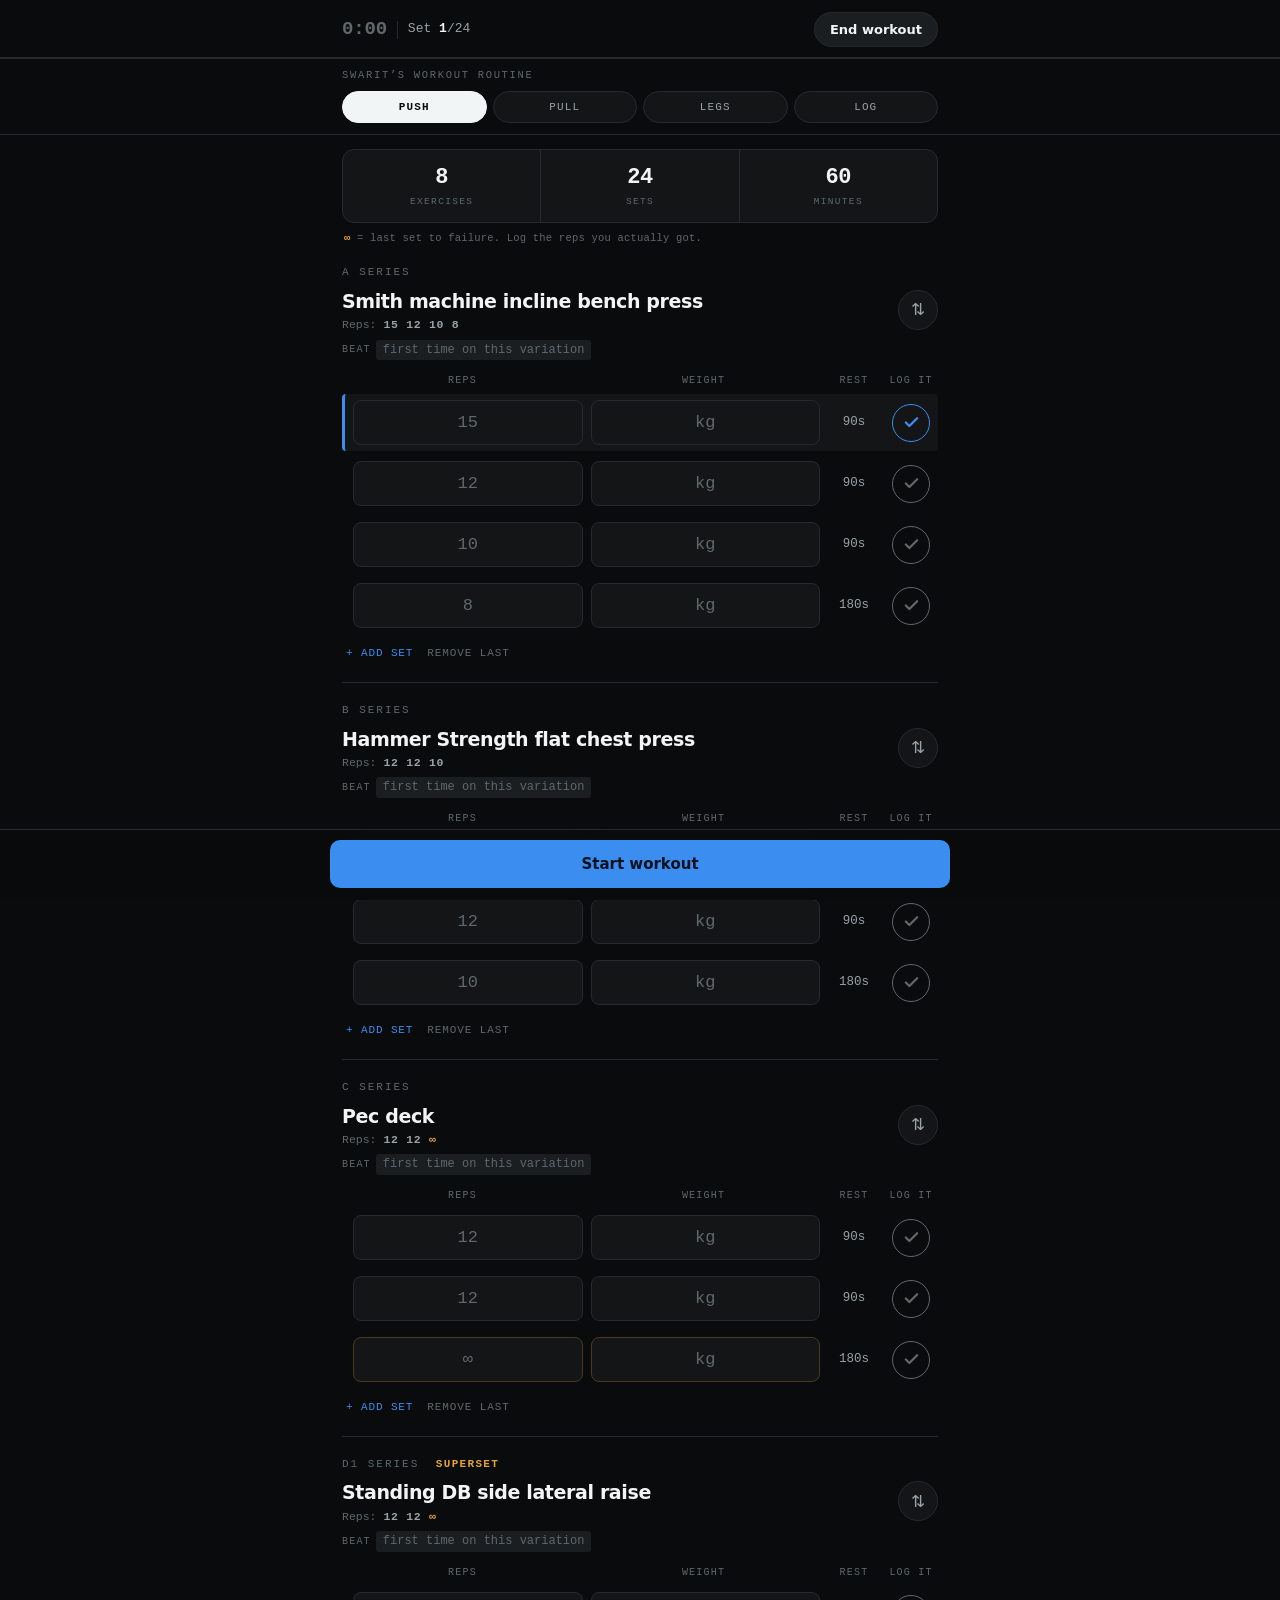
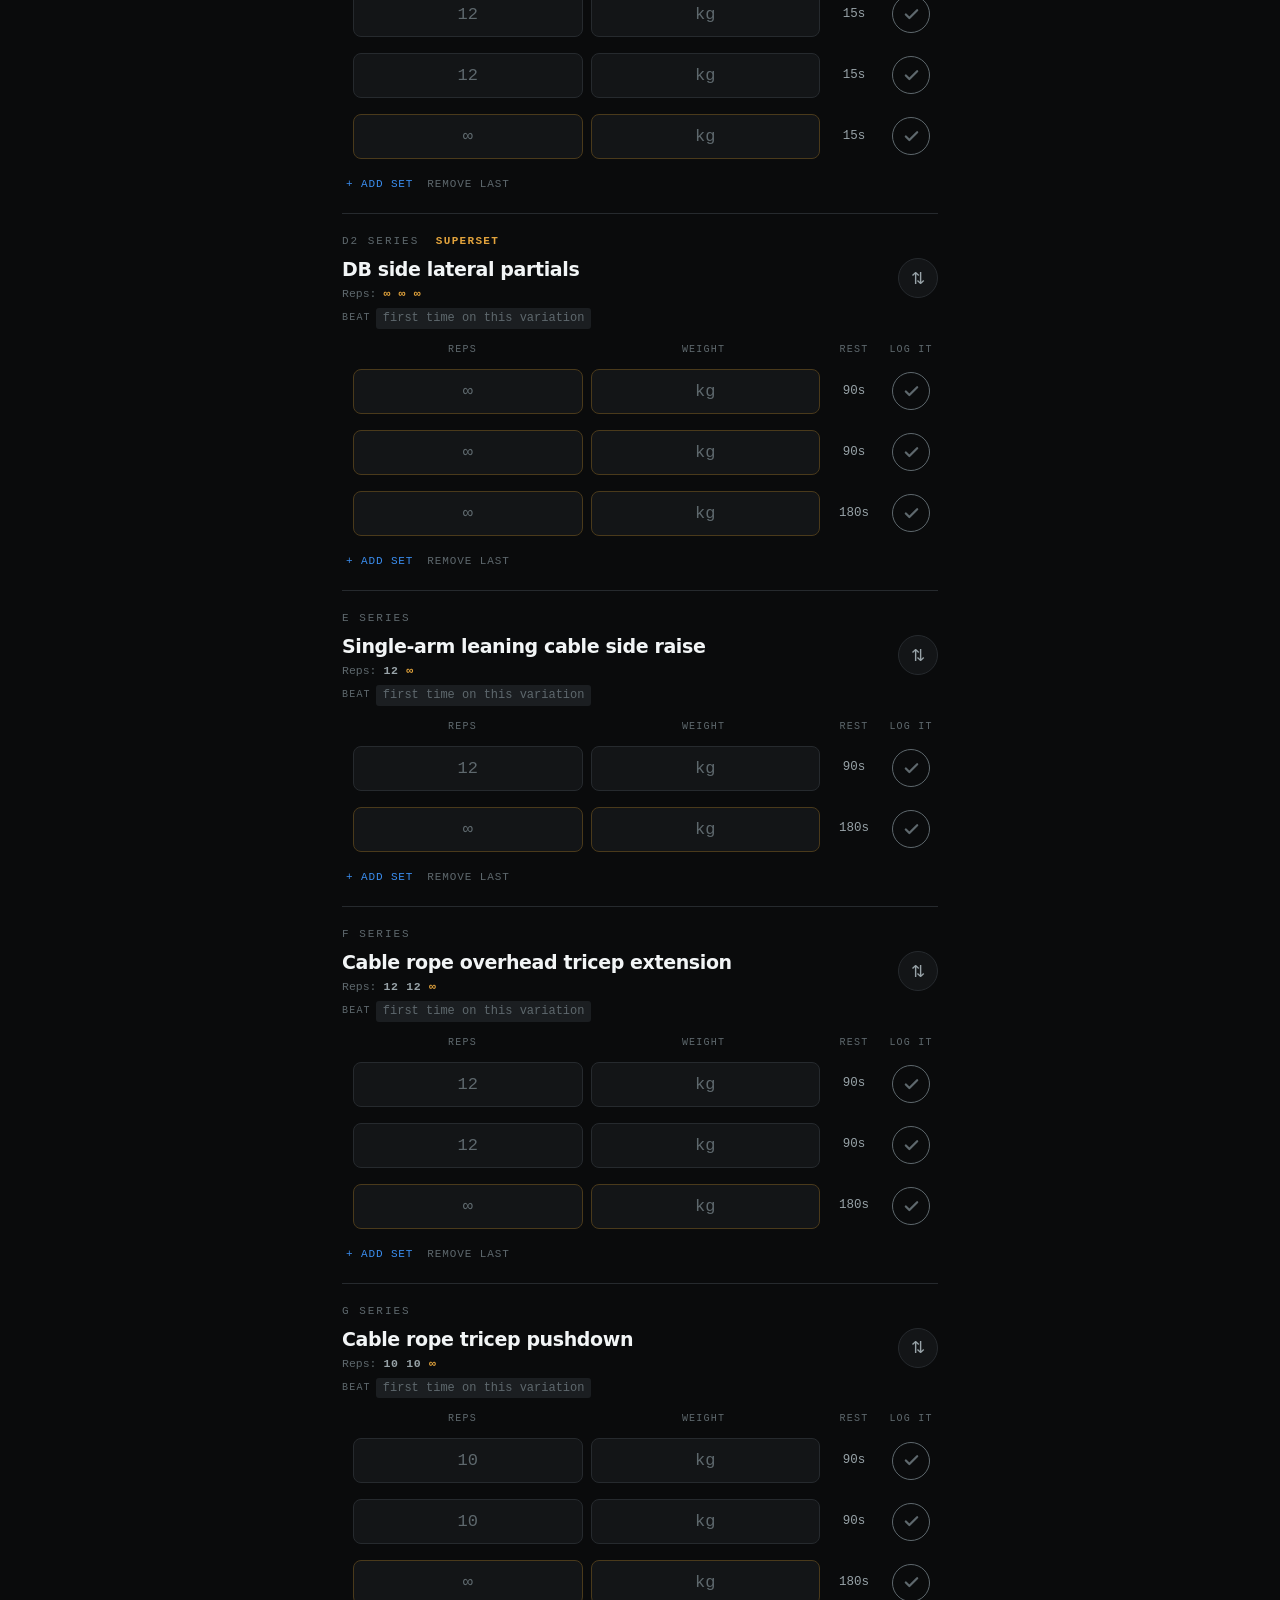
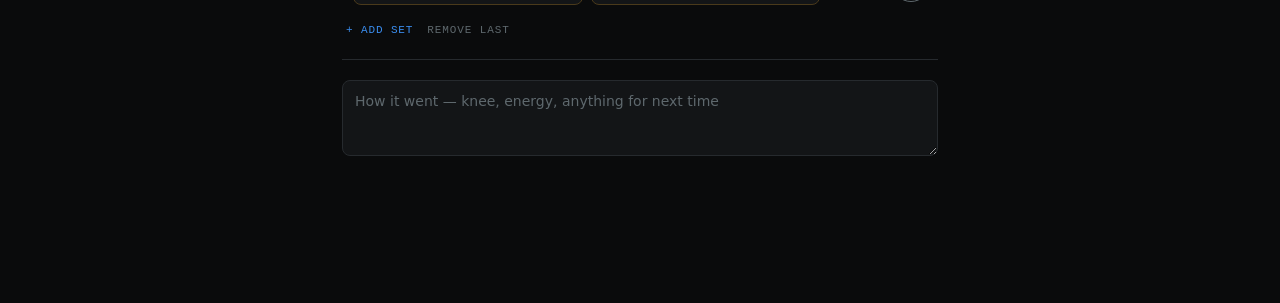
<file: ppl/index.html>
<!DOCTYPE html>
<html lang="en">
<head>
<meta charset="utf-8">
<meta name="viewport" content="width=device-width, initial-scale=1, maximum-scale=1, viewport-fit=cover">
<title>Swarit's Workout Routine</title>
<meta name="theme-color" content="#0A0B0C">
<meta name="apple-mobile-web-app-capable" content="yes">
<meta name="mobile-web-app-capable" content="yes">
<meta name="apple-mobile-web-app-status-bar-style" content="black-translucent">
<meta name="apple-mobile-web-app-title" content="Swarit PPL">
<link rel="manifest" href="manifest.webmanifest">
<link rel="apple-touch-icon" sizes="180x180" href="icon-180.png">
<link rel="icon" type="image/png" sizes="512x512" href="icon-512.png">
<link rel="icon" type="image/png" sizes="192x192" href="icon-192.png">
<link rel="icon" type="image/png" sizes="32x32" href="favicon.png">
<style>
  :root {
    --bg: #0A0B0C;
    --surface: #131517;
    --surface-2: #1B1E21;
    --line: #262A2E;
    --text: #F2F5F6;
    --text-2: #98A3A8;
    --text-3: #5E686D;
    --blue: #3B8EF0;
    --blue-dim: #17324F;
    --up: #35C07A;
    --up-dim: #143224;
    --hold: #D9A62B;
    --display: system-ui, -apple-system, 'Segoe UI', Roboto, 'Helvetica Neue', sans-serif;
    --mono: ui-monospace, 'SF Mono', 'Roboto Mono', Menlo, Consolas, monospace;
  }

  * { box-sizing: border-box; -webkit-tap-highlight-color: transparent; }

  body {
    margin: 0; background: var(--bg); color: var(--text);
    font-family: var(--display); font-size: 15px; line-height: 1.4;
    padding-bottom: 108px;
  }
  .wrap { max-width: 620px; margin: 0 auto; padding: 0 12px; }

  /* ---------- header ---------- */
  .top {
    position: sticky; top: 0; z-index: 40; background: var(--bg);
    border-bottom: 1px solid var(--line);
  }
  .toprow {
    display: flex; align-items: center; gap: 10px;
    padding: 12px 12px 10px; max-width: 620px; margin: 0 auto;
  }
  .clock {
    font-family: var(--mono); font-size: 19px; font-weight: 700;
    font-variant-numeric: tabular-nums; letter-spacing: -.01em;
  }
  .clock.off { color: var(--text-3); }
  .divider { width: 1px; height: 18px; background: var(--line); }
  .setcount { font-family: var(--mono); font-size: 13px; color: var(--text-2); }
  .setcount b { color: var(--text); font-weight: 700; }
  .endbtn {
    margin-left: auto; background: var(--surface-2); border: 1px solid var(--line);
    color: var(--text); font-family: var(--display); font-size: 13px; font-weight: 600;
    padding: 9px 15px; border-radius: 20px; cursor: pointer;
  }
  .endbtn.primary { background: var(--blue); border-color: var(--blue); color: #061018; }
  .endbtn:disabled { opacity: .45; cursor: not-allowed; }

  .progress { height: 2px; background: var(--line); }
  .progress > div { height: 100%; background: var(--blue); width: 0; transition: width .25s; }

  .apptitle {
    max-width: 620px; margin: 0 auto; padding: 9px 12px 0;
    font-family: var(--mono); font-size: 10.5px; letter-spacing: .16em;
    text-transform: uppercase; color: var(--text-3);
  }
  .tabs { display: flex; gap: 6px; padding: 8px 12px 11px; max-width: 620px; margin: 0 auto; }
  .tab {
    flex: 1; background: var(--surface); border: 1px solid var(--line); color: var(--text-2);
    font-family: var(--mono); font-size: 11px; font-weight: 500; letter-spacing: .1em;
    text-transform: uppercase; padding: 9px 4px; border-radius: 18px; cursor: pointer;
  }
  .tab[aria-selected="true"] { background: var(--text); border-color: var(--text); color: var(--bg); font-weight: 700; }
  .tab:focus-visible, .endbtn:focus-visible { outline: 2px solid var(--blue); outline-offset: 2px; }

  /* ---------- exercise ---------- */
  .inf { color: #E2A33C; font-weight: 700; }
  .exnote {
    font-family: var(--mono); font-size: 11px; color: var(--blue);
    margin-top: 4px; letter-spacing: .02em;
  }
  .legend {
    font-family: var(--mono); font-size: 10.5px; color: var(--text-3);
    margin-top: 8px; padding: 0 2px; letter-spacing: .02em;
  }
  .row.tofail input.f { border-color: #4A3A1B; }
  .row.tofail.active input.f { border-color: #E2A33C; }
  .overview {
    display: flex; background: var(--surface); border: 1px solid var(--line);
    border-radius: 12px; margin-top: 14px; overflow: hidden;
  }
  .ovcell { flex: 1; text-align: center; padding: 13px 4px; border-right: 1px solid var(--line); }
  .ovcell:last-child { border-right: 0; }
  .ovnum { font-family: var(--mono); font-size: 22px; font-weight: 700; letter-spacing: -.02em; }
  .ovlab {
    font-family: var(--mono); font-size: 9.5px; letter-spacing: .14em; text-transform: uppercase;
    color: var(--text-3); margin-top: 2px;
  }
  .sstag {
    color: #E2A33C; letter-spacing: .12em; margin-left: 8px; font-weight: 700;
  }
  .rlabel.ss, .rtime.ss { color: #E2A33C; }
  .exspec b { color: var(--text-2); font-weight: 700; letter-spacing: .06em; }
  .series {
    font-family: var(--mono); font-size: 11px; letter-spacing: .18em; text-transform: uppercase;
    color: var(--text-3); margin: 20px 0 7px;
  }
  .exhead { display: flex; align-items: flex-start; gap: 11px; }
  .exname { word-break: break-word; }
  .exname { font-size: 19px; font-weight: 700; letter-spacing: -.02em; margin: 0; }
  .exspec { font-family: var(--mono); font-size: 11.5px; color: var(--text-3); margin-top: 3px; }
  .swapbtn {
    flex: none; width: 40px; height: 40px; border-radius: 50%;
    background: var(--surface); border: 1px solid var(--line); color: var(--text-2);
    font-size: 17px; line-height: 1; cursor: pointer; margin-top: 2px;
  }
  .swapbtn.open { background: var(--blue); border-color: var(--blue); color: #04121F; }
  .swapbtn:focus-visible { outline: 2px solid var(--blue); outline-offset: 2px; }
  .swappanel {
    margin-top: 10px; background: var(--surface); border: 1px solid var(--line);
    border-radius: 10px; padding: 6px; display: flex; flex-direction: column; gap: 2px;
  }
  .swapopt {
    display: flex; align-items: center; justify-content: space-between; gap: 8px;
    width: 100%; text-align: left; background: transparent; border: 0; border-radius: 7px;
    color: var(--text-2); font-family: var(--display); font-size: 14px; font-weight: 500;
    padding: 11px 11px; cursor: pointer;
  }
  .swapopt.on { background: var(--blue-dim); color: var(--text); font-weight: 700; }
  .swapopt .deflab {
    font-family: var(--mono); font-size: 9px; letter-spacing: .12em; text-transform: uppercase;
    color: var(--text-3);
  }
  .swapopt:focus-visible { outline: 2px solid var(--blue); outline-offset: -2px; }
  .prevline {
    font-family: var(--mono); font-size: 12px; color: var(--text-2); margin-top: 6px;
    display: flex; flex-wrap: wrap; gap: 5px; align-items: center;
  }
  .prevlabel { font-size: 10px; letter-spacing: .12em; text-transform: uppercase; color: var(--text-3); }
  .pill { background: var(--surface-2); border-radius: 3px; padding: 2px 7px; color: var(--text-2); }
  .pill.none { color: var(--text-3); }

  /* ---------- set table ---------- */
  .thead {
    display: grid; grid-template-columns: 1fr 1fr 52px 46px; gap: 8px;
    padding: 14px 4px 6px; font-family: var(--mono); font-size: 10px;
    letter-spacing: .12em; text-transform: uppercase; color: var(--text-3);
  }
  .thead span:nth-child(1), .thead span:nth-child(2) { text-align: center; }
  .thead span:nth-child(3), .thead span:nth-child(4) { text-align: center; }

  .row {
    display: grid; grid-template-columns: 1fr 1fr 52px 46px; gap: 8px;
    align-items: center; padding: 6px 4px 6px 8px; border-left: 3px solid transparent;
    border-radius: 4px; margin-bottom: 4px;
  }
  .row.active { border-left-color: var(--blue); background: var(--surface); }
  .row.done { opacity: .55; }

  input.f {
    width: 100%; background: var(--surface); border: 1px solid var(--line); border-radius: 8px;
    color: var(--text); font-family: var(--mono); font-size: 17px; font-weight: 500;
    padding: 12px 6px; text-align: center; -moz-appearance: textfield;
  }
  input.f::-webkit-outer-spin-button, input.f::-webkit-inner-spin-button { -webkit-appearance: none; margin: 0; }
  input.f:focus { outline: none; border-color: var(--blue); }
  input.f::placeholder { color: var(--text-3); font-weight: 400; }
  .row.done input.f { border-color: transparent; background: transparent; }

  .restcell {
    font-family: var(--mono); font-size: 12.5px; color: var(--text-2); text-align: center;
    font-variant-numeric: tabular-nums;
  }
  .restcell.counting { color: var(--blue); font-weight: 700; }

  .logit {
    width: 38px; height: 38px; margin: 0 auto; border-radius: 50%;
    border: 1.5px solid var(--text-3); background: transparent; color: var(--text-3);
    display: flex; align-items: center; justify-content: center; cursor: pointer; padding: 0;
  }
  .logit svg { width: 17px; height: 17px; }
  .row.active .logit { border-color: var(--blue); color: var(--blue); }
  .logit.done { background: var(--up); border-color: var(--up); color: #06180E; }
  .logit.beat { box-shadow: 0 0 0 3px var(--up-dim); }
  .logit:focus-visible { outline: 2px solid var(--blue); outline-offset: 2px; }

  .rowbtns { display: flex; gap: 14px; padding: 4px 4px 0; }
  .link {
    background: none; border: 0; padding: 5px 0; cursor: pointer; color: var(--blue);
    font-family: var(--mono); font-size: 11px; letter-spacing: .08em; text-transform: uppercase;
  }
  .link.quiet { color: var(--text-3); }

  .exdiv { height: 1px; background: var(--line); margin: 18px 0 0; }

  textarea.notes {
    width: 100%; background: var(--surface); border: 1px solid var(--line); border-radius: 8px;
    color: var(--text); font-family: var(--display); font-size: 14px; padding: 12px;
    margin-top: 20px; min-height: 76px; resize: vertical;
  }
  textarea.notes:focus { outline: none; border-color: var(--blue); }
  textarea.notes::placeholder { color: var(--text-3); }

  /* ---------- bottom bar ---------- */
  .bar {
    position: fixed; left: 0; right: 0; bottom: 0; z-index: 50;
    background: rgba(10,11,12,.93); backdrop-filter: blur(10px);
    border-top: 1px solid var(--line);
    padding: 10px 12px calc(12px + env(safe-area-inset-bottom));
  }
  .bar-in { max-width: 620px; margin: 0 auto; display: flex; align-items: center; gap: 10px; }
  .resting { flex: 1; }
  .resting .rlabel {
    font-family: var(--mono); font-size: 10px; letter-spacing: .14em; text-transform: uppercase;
    color: var(--text-3);
  }
  .resting .rtime {
    font-family: var(--mono); font-size: 26px; font-weight: 700; color: var(--blue);
    font-variant-numeric: tabular-nums; line-height: 1.05;
  }
  .skip {
    background: var(--surface-2); border: 1px solid var(--line); color: var(--text);
    font-family: var(--display); font-size: 13px; font-weight: 600; padding: 11px 16px;
    border-radius: 10px; cursor: pointer;
  }
  .go {
    flex: 1; border: 0; border-radius: 10px; background: var(--blue); color: #04121F;
    font-family: var(--display); font-size: 15px; font-weight: 700; padding: 15px 10px; cursor: pointer;
  }
  .go.save { background: var(--up); color: #04180D; }
  .go:disabled { background: var(--surface-2); color: var(--text-3); cursor: not-allowed; }

  /* ---------- history ---------- */
  .hcard { background: var(--surface); border: 1px solid var(--line); border-radius: 10px; padding: 13px; margin-top: 10px; }
  .hhead { display: flex; justify-content: space-between; align-items: baseline; gap: 10px; }
  .hday { font-size: 15px; font-weight: 700; }
  .hmeta { font-family: var(--mono); font-size: 11px; color: var(--text-3); }
  .hline { font-family: var(--mono); font-size: 11.5px; color: var(--text-2); margin-top: 6px; }
  .hline b { color: var(--text); font-weight: 500; }
  .hnote { font-size: 13px; color: var(--text-2); font-style: italic; margin-top: 9px; }
  .empty { border: 1px dashed var(--line); border-radius: 10px; padding: 30px 20px; text-align: center; margin-top: 16px; }
  .empty h3 { margin: 0 0 6px; font-size: 16px; }
  .empty p { margin: 0; font-size: 13.5px; color: var(--text-2); }
  .sect { font-family: var(--mono); font-size: 10.5px; letter-spacing: .16em; text-transform: uppercase; color: var(--text-3); margin: 24px 0 0; }

  .toast {
    position: fixed; left: 50%; transform: translateX(-50%); bottom: 100px; z-index: 60;
    background: var(--text); color: var(--bg); font-family: var(--mono); font-size: 12px;
    font-weight: 500; padding: 10px 15px; border-radius: 6px; opacity: 0;
    pointer-events: none; transition: opacity .18s;
  }
  .toast.show { opacity: 1; }

  @media (prefers-reduced-motion: reduce) { * { transition: none !important; } }
</style>
</head>
<body>

<div class="top">
  <div class="toprow">
    <div class="clock off" id="clock">0:00</div>
    <div class="divider"></div>
    <div class="setcount" id="setcount">Set <b>0</b>/0</div>
    <button class="endbtn" id="endBtn">End workout</button>
  </div>
  <div class="progress"><div id="progbar"></div></div>
  <div class="apptitle">Swarit&#8217;s Workout Routine</div>
  <div class="tabs" role="tablist">
    <button class="tab" role="tab" data-view="push" aria-selected="true">Push</button>
    <button class="tab" role="tab" data-view="pull" aria-selected="false">Pull</button>
    <button class="tab" role="tab" data-view="legs" aria-selected="false">Legs</button>
    <button class="tab" role="tab" data-view="history" aria-selected="false">Log</button>
  </div>
</div>

<div class="wrap" id="main"></div>

<div class="bar" id="bar">
  <div class="bar-in" id="barIn"></div>
</div>

<div class="toast" id="toast"></div>

<script>
(function () {
  'use strict';

  var PLAN = {
    push: { label: 'Push day', ex: [
      { id: 'p1', name: 'Smith machine incline bench press', reps: [15, 12, 10, 8],
        alts: ['Barbell incline press', 'Incline DB press', 'Incline chest press machine'] },
      { id: 'p2', name: 'Hammer Strength flat chest press', reps: [12, 12, 10],
        alts: ['Flat DB press', 'Smith flat press', 'Machine chest press'] },
      { id: 'p3', name: 'Pec deck', reps: [12, 12, '∞'],
        alts: ['Cable fly, high to low', 'Cable crossover', 'Incline DB fly'] },
      { id: 'p4', name: 'Standing DB side lateral raise', reps: [12, 12, '∞'], ss: 'D', ssPos: 1,
        alts: ['Machine lateral raise', 'Cable lateral raise', 'Leaning DB lateral raise'] },
      { id: 'p5', name: 'DB side lateral partials', reps: ['∞', '∞', '∞'], ss: 'D', ssPos: 2,
        alts: ['Partials on the machine', 'Cable partials', 'Static hold at the top'] },
      { id: 'p6', name: 'Single-arm leaning cable side raise', reps: [12, '∞'],
        alts: ['Behind-the-back cable lateral raise', 'Neutral-grip lateral raise', 'Cable Y-raise'] },
      { id: 'p7', name: 'Cable rope overhead tricep extension', reps: [12, 12, '∞'],
        alts: ['EZ-bar extension behind the head', 'Lying DB extension past the head',
               'Single-arm overhead cable', 'Seated two-hand DB extension'] },
      { id: 'p8', name: 'Cable rope tricep pushdown', reps: [10, 10, '∞'],
        alts: ['Straight-bar pushdown', 'Single-arm cable pushdown', 'Dip machine'] }
    ]},
    pull: { label: 'Pull day', ex: [
      { id: 'l1', name: 'Lat pulldown, subscapularis bias', reps: [12, 12, 10, 8],
        alts: ['Wide-grip lat pulldown', 'Neutral-grip pulldown', 'Underhand lat pulldown', 'Assisted pull-up'] },
      { id: 'l3', name: 'Chest-supported wide semi-pronated row', reps: [12, 12, 10],
        alts: ['T-bar row', 'Machine row', 'Chest-supported DB row'] },
      { id: 'l4', name: 'Seated close-grip cable row', reps: [12, 12, 10],
        alts: ['Seated machine row', 'Single-arm cable row', 'Wide-grip cable row'] },
      { id: 'l5', name: 'Chest-supported incline DB rear-delt fly', reps: [12, 12, '∞'],
        alts: ['Reverse pec-deck', 'Cable rear-delt fly', 'Prone incline DB fly'] },
      { id: 'l6', name: 'Cable rope face pull', reps: [12, 12, '∞'],
        alts: ['Reverse pec-deck', 'Cable rear-delt fly', 'Band pull-apart'] },
      { id: 'l8', name: 'Seated DB curl', reps: [12, 12, '∞'],
        alts: ['Incline DB curl', 'Preacher curl', 'Bayesian cable curl'] },
      { id: 'l10', name: 'Standing DB hammer curl', reps: [12, 12, '∞'],
        alts: ['EZ-bar reverse grip curl', 'Rope hammer curl', 'Cross-body hammer curl'] },
      { id: 'l11', name: 'Shoulder shrug', reps: [15, 12, '∞'],
        alts: ['Barbell shrug', 'Smith machine shrug', 'Trap bar shrug', 'Cable shrug'] }
    ]},
    legs: { label: 'Legs day', ex: [
      { id: 'g12', name: 'Deadlift', reps: [8, 8, 6], note: 'Pick by how you feel: deadlift 8\u00b78\u00b76 \u00b7 RDL or hyperextension 12\u00b712\u00b710',
        alts: ['DB Romanian deadlift', 'Barbell RDL', 'Hyperextension machine', 'Trap bar deadlift', 'Half deadlift / rack pull'] },
      { id: 'g1', name: 'Barbell box squat', reps: [12, 10, 10, 8],
        alts: ['Barbell heels-elevated squat', 'Hack squat', 'Smith box squat', 'Leg press, both legs'] },
      { id: 'g3', name: 'Leg press, medium stance', reps: [12, 12, 10],
        alts: ['Leg press, one leg at a time', 'Bulgarian split squat', 'Hack squat'] },
      { id: 'g11', name: 'Barbell hip thrust', reps: [12, 12, 10],
        alts: ['Machine hip thrust', 'Single-leg hip thrust', 'Glute bridge', 'Cable pull-through'] },
      { id: 'g4', name: 'Lying hamstring curl', reps: [12, 10, '\u221e'],
        alts: ['Seated hamstring curl', 'Assisted Nordic curl', 'Single-leg lying curl'] },
      { id: 'g5', name: 'Single-leg extension', reps: [12, 12, '\u221e'],
        alts: ['Both-leg extension', 'Sissy squat', 'Cyclist squat'] },
      { id: 'g6', name: 'Abductor + adductor machine', reps: [12, 12, 12, 12], note: '2 sets outward, 2 sets inward',
        alts: ['Abduction only', 'Cable hip abduction', 'Copenhagen plank'] },
      { id: 'g7', name: 'Seated calf raise machine', reps: [12, 12, '\u221e'],
        alts: ['Standing calf raise', 'Leg press calf raise', 'Single-leg calf raise'] }
    ]}
  };

  var SERIES = 'ABCDEFGHIJ';
  var REST_SET = 90, REST_EX = 180, REST_SS = 15;
  var K_SESSIONS = 'ppl:sessions', K_DRAFT = 'ppl:draft';

  var state = { view: 'push', sessions: [], draft: null, saveTimer: null, storageOK: true, swapOpen: null };
  var rest = { left: 0, running: false, tick: null, mode: 'set', row: null, nextLabel: '' };
  var clockTick = null;

  var main = document.getElementById('main');
  var toastEl = document.getElementById('toast');
  var clockEl = document.getElementById('clock');
  var setcountEl = document.getElementById('setcount');
  var progEl = document.getElementById('progbar');
  var barIn = document.getElementById('barIn');

  /* ---------- storage ---------- */
  var LS = (function () {
    try { var k = '__t'; window.localStorage.setItem(k, '1'); window.localStorage.removeItem(k); return window.localStorage; }
    catch (e) { return null; }
  })();

  function load(key, fb) {
    if (window.storage) {
      return window.storage.get(key).then(function (r) {
        if (!r || !r.value) return fb;
        try { return JSON.parse(r.value); } catch (e) { return fb; }
      }).catch(function () { return fb; });
    }
    if (LS) {
      try { var v = LS.getItem(key); return Promise.resolve(v ? JSON.parse(v) : fb); }
      catch (e) { return Promise.resolve(fb); }
    }
    return Promise.resolve(fb);
  }

  function save(key, val) {
    if (window.storage) {
      return window.storage.set(key, JSON.stringify(val)).catch(function () {
        state.storageOK = false; toast('Saving failed'); return null;
      });
    }
    if (LS) {
      try { LS.setItem(key, JSON.stringify(val)); } catch (e) { toast('Storage full'); }
      return Promise.resolve(null);
    }
    return Promise.resolve(null);
  }
  function toast(msg) {
    toastEl.textContent = msg; toastEl.classList.add('show');
    setTimeout(function () { toastEl.classList.remove('show'); }, 2100);
  }

  /* ---------- draft ---------- */
  function blankDraft(day) {
    var d = { day: day, started: null, notes: '', ex: {}, variant: {} };
    PLAN[day].ex.forEach(function (e) {
      d.ex[e.id] = [];
      for (var i = 0; i < e.reps.length; i++) d.ex[e.id].push({ w: '', r: '', done: false });
    });
    return d;
  }
  function ensureDraft(day) {
    if (!state.draft || state.draft.day !== day) state.draft = blankDraft(day);
    if (!state.draft.variant) state.draft.variant = {};
    PLAN[day].ex.forEach(function (e) {
      if (!Array.isArray(state.draft.ex[e.id])) {
        state.draft.ex[e.id] = [];
        for (var i = 0; i < e.reps.length; i++) state.draft.ex[e.id].push({ w: '', r: '', done: false });
      }
    });
    return state.draft;
  }
  function queueSave() {
    if (state.saveTimer) clearTimeout(state.saveTimer);
    state.saveTimer = setTimeout(function () { save(K_DRAFT, state.draft); }, 600);
  }

  /* ---------- history helpers ---------- */
  function num(v) { var n = parseFloat(v); return isNaN(n) ? null : n; }
  function setStr(s) { var w = num(s.w), r = num(s.r); return (w === null || r === null) ? null : w + '×' + r; }
  function fmtDate(ts) {
    return ts ? new Date(ts).toLocaleDateString(undefined, { day: '2-digit', month: 'short' }) : '';
  }
  function fmtDur(ms) {
    var s = Math.floor(ms / 1000), h = Math.floor(s / 3600), m = Math.round((s % 3600) / 60);
    return h > 0 ? h + ' h ' + m + ' min' : m + ' min';
  }
  function partnerOf(day, e) {
    if (!e.ss) return null;
    var found = null;
    PLAN[day].ex.forEach(function (o) {
      if (o.id !== e.id && o.ss === e.ss) found = o;
    });
    return found;
  }

  /* Flat performance order. Superset members alternate: H1.1, H2.1, H1.2, H2.2 ... */
  function flatOrder(day) {
    var d = ensureDraft(day), out = [], seen = {};
    PLAN[day].ex.forEach(function (e) {
      if (seen[e.id]) return;
      if (e.ss && e.ssPos === 1) {
        var p = partnerOf(day, e);
        if (p) {
          seen[p.id] = 1;
          var n = Math.max(d.ex[e.id].length, d.ex[p.id].length);
          for (var j = 0; j < n; j++) {
            if (d.ex[e.id][j]) out.push({ ex: e.id, row: j });
            if (d.ex[p.id][j]) out.push({ ex: p.id, row: j });
          }
          return;
        }
      }
      d.ex[e.id].forEach(function (_, j) { out.push({ ex: e.id, row: j }); });
    });
    return out;
  }

  /* A, B, C ... where a superset pair takes one letter: D1 / D2 */
  function seriesLabels(day) {
    var map = {}, li = 0, used = {};
    PLAN[day].ex.forEach(function (e) {
      if (used[e.id]) return;
      if (e.ss) {
        var letter = SERIES[li] || '?';
        PLAN[day].ex.forEach(function (o) {
          if (o.ss === e.ss) { map[o.id] = letter + o.ssPos; used[o.id] = 1; }
        });
        li++;
      } else {
        map[e.id] = SERIES[li] || '?';
        li++;
      }
    });
    return map;
  }

  function defaultName(exId) {
    var e = findEx(exId);
    return e ? e.name : exId;
  }
  function variantOf(exId) {
    var d = state.draft;
    return (d && d.variant && d.variant[exId]) ? d.variant[exId] : defaultName(exId);
  }
  function sessionVariant(s, exId) {
    return (s.variant && s.variant[exId]) ? s.variant[exId] : defaultName(exId);
  }
  function lastSetsFor(exId, day) {
    var want = variantOf(exId);
    for (var i = state.sessions.length - 1; i >= 0; i--) {
      var s = state.sessions[i];
      if (s.day !== day) continue;
      if (sessionVariant(s, exId) !== want) continue;
      var a = s.ex && s.ex[exId];
      if (a && a.length) return { sets: a, when: s.finished || s.started };
    }
    return null;
  }
  function lastSessionFor(day) {
    for (var i = state.sessions.length - 1; i >= 0; i--) if (state.sessions[i].day === day) return state.sessions[i];
    return null;
  }
  function beatsPrev(cur, prev) {
    var cw = num(cur.w), cr = num(cur.r);
    if (cw === null || cr === null) return false;
    if (!prev) return false;
    var pw = num(prev.w), pr = num(prev.r);
    if (pw === null || pr === null) return false;
    return cw > pw || (cw === pw && cr > pr);
  }

  /* ---------- set counting ---------- */
  function totalSets(day) {
    var d = ensureDraft(day), n = 0;
    Object.keys(d.ex).forEach(function (k) { n += d.ex[k].length; });
    return n;
  }
  function doneSets(day) {
    var d = ensureDraft(day), n = 0;
    Object.keys(d.ex).forEach(function (k) {
      d.ex[k].forEach(function (s) { if (s.done) n++; });
    });
    return n;
  }
  function activeIndex(day) {
    var d = ensureDraft(day), order = flatOrder(day);
    for (var i = 0; i < order.length; i++) {
      var o = order[i];
      if (d.ex[o.ex] && d.ex[o.ex][o.row] && !d.ex[o.ex][o.row].done) {
        return { ex: o.ex, row: o.row, n: i };
      }
    }
    return null;
  }

  function estMinutes(day) {
    var d = ensureDraft(day), secs = 0;
    PLAN[day].ex.forEach(function (e) {
      var rows = d.ex[e.id] || [];
      rows.forEach(function (_, j) {
        var t = parseInt(e.reps[j], 10);
        var work = e.unit === 'sec' ? (isNaN(t) ? 45 : t) : 40;
        var r = (e.ss && e.ssPos === 1) ? REST_SS
              : (j === rows.length - 1 ? REST_EX : REST_SET);
        secs += work + r;
      });
    });
    return Math.round(secs / 60 / 5) * 5;
  }

  function paintCounts() {
    if (state.view === 'history') return;
    var day = state.view, tot = totalSets(day), dn = doneSets(day);
    setcountEl.innerHTML = 'Set <b>' + Math.min(dn + 1, tot) + '</b>/' + tot;
    progEl.style.width = (tot ? (dn / tot) * 100 : 0) + '%';
  }

  /* ---------- clock ---------- */
  function paintClock() {
    if (state.view === 'history' || !state.draft || !state.draft.started) {
      clockEl.textContent = '0:00'; clockEl.classList.add('off'); return;
    }
    var s = Math.max(0, Math.floor((Date.now() - state.draft.started) / 1000));
    var h = Math.floor(s / 3600), m = Math.floor((s % 3600) / 60), ss = s % 60;
    clockEl.textContent = (h > 0 ? h + ':' + String(m).padStart(2, '0') : String(m)) + ':' + String(ss).padStart(2, '0');
    clockEl.classList.remove('off');
  }
  function startClock() {
    if (clockTick) clearInterval(clockTick);
    clockTick = setInterval(paintClock, 1000); paintClock();
  }
  function stopClock() { if (clockTick) clearInterval(clockTick); clockTick = null; paintClock(); }

  /* ---------- rest ---------- */
  function startRest(mode, rowKey) {
    rest.mode = mode; rest.row = rowKey;
    rest.left = mode === 'exercise' ? REST_EX : (mode === 'superset' ? REST_SS : REST_SET);
    rest.running = true;
    if (rest.tick) clearInterval(rest.tick);
    rest.tick = setInterval(function () {
      rest.left--;
      if (rest.left <= 0) { endRest(true); return; }
      paintBar(); paintRowRest();
    }, 1000);
    paintBar(); paintRowRest();
  }
  function endRest(fired) {
    if (rest.tick) clearInterval(rest.tick);
    rest.running = false; rest.left = 0;
    var mode = rest.mode, nxt = rest.nextLabel;
    rest.row = null; rest.nextLabel = '';
    paintBar(); paintRowRest();
    if (fired) {
      if (mode === 'superset') toast('Go — ' + (nxt || 'second exercise'));
      else if (mode === 'exercise') toast('Rest done — next exercise');
      else toast('Rest done — next set');
    }
  }
  function mmss(n) { return Math.floor(n / 60) + ':' + String(n % 60).padStart(2, '0'); }
  function paintRowRest() {
    Array.prototype.forEach.call(main.querySelectorAll('.restcell'), function (c) {
      var key = c.getAttribute('data-rest');
      if (rest.running && key === rest.row) {
        c.textContent = mmss(rest.left); c.classList.add('counting');
      } else {
        c.textContent = c.getAttribute('data-default'); c.classList.remove('counting');
      }
    });
  }

  /* ---------- bottom bar ---------- */
  function paintBar() {
    if (state.view === 'history') { document.getElementById('bar').style.display = 'none'; return; }
    document.getElementById('bar').style.display = '';
    var started = state.draft && state.draft.started;

    if (rest.running) {
      var lbl = rest.mode === 'exercise' ? 'Rest — next exercise'
              : rest.mode === 'superset' ? 'Superset — up next: ' + (rest.nextLabel || '')
              : 'Rest — next set';
      barIn.innerHTML = '<div class="resting"><div class="rlabel' + (rest.mode === 'superset' ? ' ss' : '') + '">' + esc(lbl) +
        '</div><div class="rtime' + (rest.mode === 'superset' ? ' ss' : '') + '">' + mmss(rest.left) + '</div></div>' +
        '<button class="skip" id="skipBtn">' + (rest.mode === 'superset' ? 'Go now' : 'Skip rest') + '</button>';
      document.getElementById('skipBtn').onclick = function () { endRest(false); };
      return;
    }
    if (!started) {
      barIn.innerHTML = '<button class="go" id="goBtn">Start workout</button>';
      document.getElementById('goBtn').onclick = beginSession;
      return;
    }
    var any = doneSets(state.view) > 0;
    barIn.innerHTML = '<button class="go save" id="goBtn"' + (any ? '' : ' disabled') + '>Save workout</button>';
    if (any) document.getElementById('goBtn').onclick = finishSession;
  }

  function beginSession() {
    var d = ensureDraft(state.view);
    d.started = Date.now();
    startClock(); queueSave(); render(); toast('Workout started');
  }

  function finishSession() {
    var d = state.draft;
    if (!d) return;
    var clean = { day: d.day, started: d.started || Date.now(), finished: Date.now(), notes: d.notes || '', ex: {}, variant: {} };
    Object.keys(d.variant || {}).forEach(function (k) { clean.variant[k] = d.variant[k]; });
    Object.keys(d.ex).forEach(function (k) {
      var rows = d.ex[k].filter(function (s) { return s.done && setStr(s); });
      if (rows.length) clean.ex[k] = rows.map(function (s) { return { w: s.w, r: s.r }; });
    });
    state.sessions.push(clean);
    save(K_SESSIONS, state.sessions);
    state.draft = null; save(K_DRAFT, null);
    stopClock(); endRest(false);
    toast('Saved — ' + fmtDur(clean.finished - clean.started));
    render();
  }

  document.getElementById('endBtn').addEventListener('click', function () {
    if (state.view === 'history') { setView('push'); return; }
    if (!state.draft || !state.draft.started) { toast('No workout running'); return; }
    if (this.dataset.armed) {
      delete this.dataset.armed; this.textContent = 'End workout'; this.classList.remove('primary');
      if (doneSets(state.view) > 0) finishSession();
      else { state.draft = null; save(K_DRAFT, null); stopClock(); endRest(false); toast('Workout discarded'); render(); }
    } else {
      this.dataset.armed = '1';
      this.textContent = doneSets(state.view) > 0 ? 'Save & end?' : 'Discard?';
      this.classList.add('primary');
      var b = this;
      setTimeout(function () {
        if (b.dataset.armed) { delete b.dataset.armed; b.textContent = 'End workout'; b.classList.remove('primary'); }
      }, 4000);
    }
  });

  /* ---------- render day ---------- */
  function checkSVG() {
    return '<svg viewBox="0 0 24 24" fill="none" stroke="currentColor" stroke-width="3.2" stroke-linecap="round" stroke-linejoin="round"><path d="M20 6L9 17l-5-5"/></svg>';
  }

  function render() {
    if (state.view === 'history') { renderHistory(); return; }
    var day = state.view, plan = PLAN[day], draft = ensureDraft(day);
    var act = activeIndex(day);
    var labels = seriesLabels(day);
    var tot = totalSets(day);
    var mins = estMinutes(day);
    var html = '<div class="overview">' +
      '<div class="ovcell"><div class="ovnum">' + plan.ex.length + '</div><div class="ovlab">Exercises</div></div>' +
      '<div class="ovcell"><div class="ovnum">' + tot + '</div><div class="ovlab">Sets</div></div>' +
      '<div class="ovcell"><div class="ovnum">' + mins + '</div><div class="ovlab">Minutes</div></div>' +
      '</div>' +
      '<div class="legend"><span class="inf">\u221e</span> = last set to failure. Log the reps you actually got.</div>';

    plan.ex.forEach(function (e, i) {
      var prev = lastSetsFor(e.id, day);
      var rows = draft.ex[e.id];

      var pills;
      if (prev) {
        var parts = prev.sets.map(setStr).filter(Boolean);
        pills = parts.map(function (p) { return '<span class="pill">' + p + '</span>'; }).join('') +
          '<span class="prevlabel">' + fmtDate(prev.when) + '</span>';
      } else {
        pills = '<span class="pill none">first time on this variation</span>';
      }

      var vName = variantOf(e.id);
      var swapped = vName !== e.name;
      var unit = e.unit === 'sec' ? 's' : '';
      var schemeStr = e.reps.map(function (v) {
        return v === '\u221e' ? '<span class="inf">\u221e</span>' : v;
      }).join('  ');
      var slabel = labels[e.id] || SERIES[i];
      var ssTag = e.ss ? '<span class="sstag">Superset</span>' : '';
      var opts = [e.name].concat(e.alts || []);
      var open = state.swapOpen === e.id;

      var panel = '';
      if (open) {
        panel = '<div class="swappanel">' + opts.map(function (o) {
          return '<button class="swapopt' + (o === vName ? ' on' : '') + '" data-pick="' +
            e.id + '|' + esc(o) + '">' + esc(o) +
            (o === e.name ? '<span class="deflab">default</span>' : '') + '</button>';
        }).join('') + '</div>';
      }

      html += '<div class="series">' + slabel + ' Series ' + ssTag + '</div>' +
        '<div class="exhead"><div style="flex:1"><h2 class="exname">' + esc(vName) + '</h2>' +
        '<div class="exspec">Reps: <b>' + schemeStr + '</b>' + (unit ? ' ' + unit : '') +
        (swapped ? ' · SWAPPED' : '') + '</div>' +
        (e.note ? '<div class="exnote">' + esc(e.note) + '</div>' : '') +
        '<div class="prevline"><span class="prevlabel">Beat</span>' + pills + '</div></div>' +
        '<button class="swapbtn' + (open ? ' open' : '') + '" data-swap="' + e.id + '" aria-label="Swap exercise">⇅</button>' +
        '</div>' + panel +
        '<div class="thead"><span>' + (e.unit === 'sec' ? 'Seconds' : 'Reps') + '</span><span>Weight</span><span>Rest</span><span>Log it</span></div>';

      rows.forEach(function (s, j) {
        var isActive = act && act.ex === e.id && act.row === j;
        var isLast = j === rows.length - 1;
        var defRest = (e.ss && e.ssPos === 1) ? REST_SS + 's' : (isLast ? REST_EX : REST_SET) + 's';
        var target = e.reps[j] !== undefined ? e.reps[j] : '';
        var toFail = target === '\u221e';
        var pv = prev ? prev.sets[j] : null;
        var beat = s.done && beatsPrev(s, pv);
        html += '<div class="row' + (isActive ? ' active' : '') + (s.done ? ' done' : '') + (toFail ? ' tofail' : '') + '">' +
          '<input class="f" inputmode="numeric" data-ex="' + e.id + '" data-i="' + j + '" data-f="r" value="' + (s.r || '') + '" placeholder="' + (pv && num(pv.r) !== null ? pv.r : target) + '" aria-label="Reps set ' + (j + 1) + '">' +
          '<input class="f" inputmode="decimal" data-ex="' + e.id + '" data-i="' + j + '" data-f="w" value="' + (s.w || '') + '" placeholder="' + (pv && num(pv.w) !== null ? pv.w + ' kg' : 'kg') + '" aria-label="Weight set ' + (j + 1) + '">' +
          '<div class="restcell" data-rest="' + e.id + '-' + j + '" data-default="' + defRest + '">' + defRest + '</div>' +
          '<button class="logit' + (s.done ? ' done' : '') + (beat ? ' beat' : '') + '" data-log="' + e.id + '-' + j + '" aria-label="Log set ' + (j + 1) + '">' + checkSVG() + '</button>' +
          '</div>';
      });

      html += '<div class="rowbtns"><button class="link" data-add="' + e.id + '">+ Add set</button>' +
        (rows.length > 1 ? '<button class="link quiet" data-del="' + e.id + '">Remove last</button>' : '') +
        '</div><div class="exdiv"></div>';
    });

    html += '<textarea class="notes" id="notes" placeholder="How it went — knee, energy, anything for next time">' + (draft.notes || '') + '</textarea>';
    var prevS = lastSessionFor(day);
    if (prevS && prevS.notes) {
      html += '<div class="sect">Last time you wrote</div><div class="hcard"><div class="hnote">' + esc(prevS.notes) + '</div></div>';
    }

    main.innerHTML = html;
    paintCounts(); paintBar(); paintRowRest();
    if (draft.started && !clockTick) startClock();
    paintClock();
  }

  function esc(s) {
    return String(s).replace(/[&<>"']/g, function (c) {
      return ({ '&': '&amp;', '<': '&lt;', '>': '&gt;', '"': '&quot;', "'": '&#39;' })[c];
    });
  }

  /* ---------- interactions ---------- */
  main.addEventListener('input', function (ev) {
    if (state.view === 'history' || !state.draft) return;
    var t = ev.target;
    if (t.classList && t.classList.contains('f')) {
      var ex = t.getAttribute('data-ex'), i = +t.getAttribute('data-i'), f = t.getAttribute('data-f');
      if (!state.draft.ex[ex] || !state.draft.ex[ex][i]) return;
      state.draft.ex[ex][i][f] = t.value;
      queueSave();
    } else if (t.id === 'notes') {
      state.draft.notes = t.value; queueSave();
    }
  });

  main.addEventListener('click', function (ev) {
    if (state.view === 'history' || !state.draft) return;
    var btn = ev.target.closest ? ev.target.closest('[data-log],[data-add],[data-del],[data-swap],[data-pick]') : null;
    if (!btn) return;

    var logKey = btn.getAttribute('data-log');
    var add = btn.getAttribute('data-add');
    var del = btn.getAttribute('data-del');
    var swap = btn.getAttribute('data-swap');
    var pick = btn.getAttribute('data-pick');

    if (swap) {
      state.swapOpen = (state.swapOpen === swap) ? null : swap;
      render();
      return;
    }
    if (pick) {
      var bits = pick.split('|'), pid = bits[0], pname = bits.slice(1).join('|');
      var base = findEx(pid);
      if (base) {
        if (pname === base.name) delete state.draft.variant[pid];
        else state.draft.variant[pid] = pname;
      }
      state.swapOpen = null;
      queueSave(); render();
      toast('Swapped to ' + pname);
      return;
    }

    if (logKey) {
      var parts = logKey.split('-'), exId = parts[0], j = +parts[1];
      var row = state.draft.ex[exId][j];
      var inputs = main.querySelectorAll('[data-ex="' + exId + '"][data-i="' + j + '"]');
      Array.prototype.forEach.call(inputs, function (inp) {
        var f = inp.getAttribute('data-f');
        if (!inp.value && inp.placeholder && inp.placeholder !== '—' && inp.placeholder !== 'kg') {
          inp.value = parseFloat(inp.placeholder);
        }
        row[f] = inp.value;
      });
      if (!setStr(row)) { toast('Enter reps and weight first'); return; }

      row.done = !row.done;
      if (row.done) {
        if (!state.draft.started) { state.draft.started = Date.now(); startClock(); }
        var eObj = findEx(exId);
        var isLast = j === state.draft.ex[exId].length - 1;
        var partner = eObj ? partnerOf(state.view, eObj) : null;
        if (eObj && eObj.ss && eObj.ssPos === 1 && partner) {
          rest.nextLabel = variantOf(partner.id);
          startRest('superset', logKey);
        } else {
          startRest(isLast ? 'exercise' : 'set', logKey);
        }
      } else if (rest.row === logKey) {
        endRest(false);
      }
      queueSave(); render();
      return;
    }

    if (add) { state.draft.ex[add].push({ w: '', r: '', done: false }); queueSave(); render(); }
    if (del) { if (state.draft.ex[del].length > 1) state.draft.ex[del].pop(); queueSave(); render(); }
  });

  /* ---------- history ---------- */
  function renderHistory() {
    document.getElementById('bar').style.display = 'none';
    clockEl.textContent = '0:00'; clockEl.classList.add('off');
    setcountEl.innerHTML = '<b>' + state.sessions.length + '</b> saved';
    progEl.style.width = '0';

    if (!state.sessions.length) {
      main.innerHTML = '<div class="empty"><h3>Nothing logged yet</h3><p>Start a workout, tap the check on each set as you finish it, then save. From session two, the grey numbers in each box are what you did last time.</p></div>';
      return;
    }

    var html = '<div class="sect">Top set over time</div>';
    ['g1', 'p1', 'l1'].forEach(function (id) {
      var e = findEx(id), ser = topSeries(id);
      if (!e || ser.length < 2) return;
      html += '<div class="hcard"><div class="hhead"><div class="hday">' + e.name + '</div>' +
        '<div class="hmeta">' + ser[ser.length - 1] + ' kg</div></div>' + spark(ser) + '</div>';
    });

    html += '<div class="sect">Workouts</div>';
    for (var i = state.sessions.length - 1; i >= 0; i--) {
      var s = state.sessions[i], plan = PLAN[s.day];
      if (!plan) continue;
      var dur = (s.finished && s.started && s.finished > s.started) ? ' · ' + fmtDur(s.finished - s.started) : '';
      html += '<div class="hcard"><div class="hhead"><div class="hday">' + plan.label + '</div>' +
        '<div class="hmeta">' + fmtDate(s.finished || s.started) + dur + '</div></div>';
      plan.ex.forEach(function (e) {
        var rows = s.ex[e.id];
        if (!rows || !rows.length) return;
        var vn = sessionVariant(s, e.id);
        html += '<div class="hline">' + esc(vn) + ' &nbsp;<b>' + rows.map(setStr).filter(Boolean).join('  ') + '</b></div>';
      });
      if (s.notes) html += '<div class="hnote">' + esc(s.notes) + '</div>';
      html += '</div>';
    }

    html += '<div class="rowbtns" style="margin:18px 0 6px"><button class="link" id="expBtn">Copy all data</button>' +
      '<button class="link quiet" id="clrBtn">Erase everything</button></div>';

    main.innerHTML = html;

    document.getElementById('expBtn').onclick = function () {
      var txt = JSON.stringify(state.sessions);
      if (navigator.clipboard) navigator.clipboard.writeText(txt).then(function () { toast('Copied'); }, function () { toast('Copy failed'); });
      else toast('Copy not available here');
    };
    document.getElementById('clrBtn').onclick = function () {
      if (this.dataset.armed) {
        state.sessions = []; save(K_SESSIONS, []); state.draft = null; save(K_DRAFT, null);
        toast('Log erased'); renderHistory();
      } else { this.dataset.armed = '1'; this.textContent = 'Tap again to confirm'; }
    };
  }

  function findEx(id) {
    var out = null;
    Object.keys(PLAN).forEach(function (d) { PLAN[d].ex.forEach(function (e) { if (e.id === id) out = e; }); });
    return out;
  }
  function topSeries(id) {
    var out = [];
    state.sessions.forEach(function (s) {
      var rows = s.ex && s.ex[id];
      if (!rows || !rows.length) return;
      var best = 0;
      rows.forEach(function (r) { var w = num(r.w); if (w !== null && w > best) best = w; });
      if (best > 0) out.push(best);
    });
    return out;
  }
  function spark(vals) {
    var w = 280, h = 42, pad = 4;
    var min = Math.min.apply(null, vals), max = Math.max.apply(null, vals), span = (max - min) || 1;
    var step = vals.length > 1 ? (w - pad * 2) / (vals.length - 1) : 0;
    var pts = vals.map(function (v, i) {
      return (pad + i * step).toFixed(1) + ',' + (h - pad - ((v - min) / span) * (h - pad * 2)).toFixed(1);
    }).join(' ');
    return '<svg viewBox="0 0 ' + w + ' ' + h + '" width="100%" height="' + h + '" preserveAspectRatio="none" style="margin-top:8px;display:block" aria-hidden="true">' +
      '<polyline points="' + pts + '" fill="none" stroke="#3B8EF0" stroke-width="2" stroke-linejoin="round" stroke-linecap="round"/></svg>';
  }

  /* ---------- views ---------- */
  function setView(v) {
    state.view = v;
    Array.prototype.forEach.call(document.querySelectorAll('.tab'), function (t) {
      t.setAttribute('aria-selected', t.getAttribute('data-view') === v ? 'true' : 'false');
    });
    render();
    window.scrollTo(0, 0);
  }
  Array.prototype.forEach.call(document.querySelectorAll('.tab'), function (t) {
    t.addEventListener('click', function () { setView(t.getAttribute('data-view')); });
  });

  /* ---------- boot ---------- */
  Promise.all([load(K_SESSIONS, []), load(K_DRAFT, null)]).then(function (r) {
    state.sessions = Array.isArray(r[0]) ? r[0] : [];
    state.draft = r[1] && r[1].day ? r[1] : null;
    if (!window.storage && !LS) toast('This browser blocks storage — data will not be saved');
    setView(state.draft ? state.draft.day : 'push');
  }).catch(function () { setView('push'); });
})();

/* ---- installable app plumbing ---- */
if ('serviceWorker' in navigator) {
  window.addEventListener('load', function () {
    navigator.serviceWorker.register('sw.js').catch(function () {});
  });
}

/* keep the screen awake while a workout is running, where supported */
(function () {
  var lock = null;
  async function request() {
    try { if ('wakeLock' in navigator && !lock) lock = await navigator.wakeLock.request('screen'); } catch (e) {}
  }
  document.addEventListener('click', request, { once: true });
  document.addEventListener('visibilitychange', function () {
    if (document.visibilityState === 'visible') { lock = null; request(); }
  });
})();
</script>
</body>
</html>
</file>
